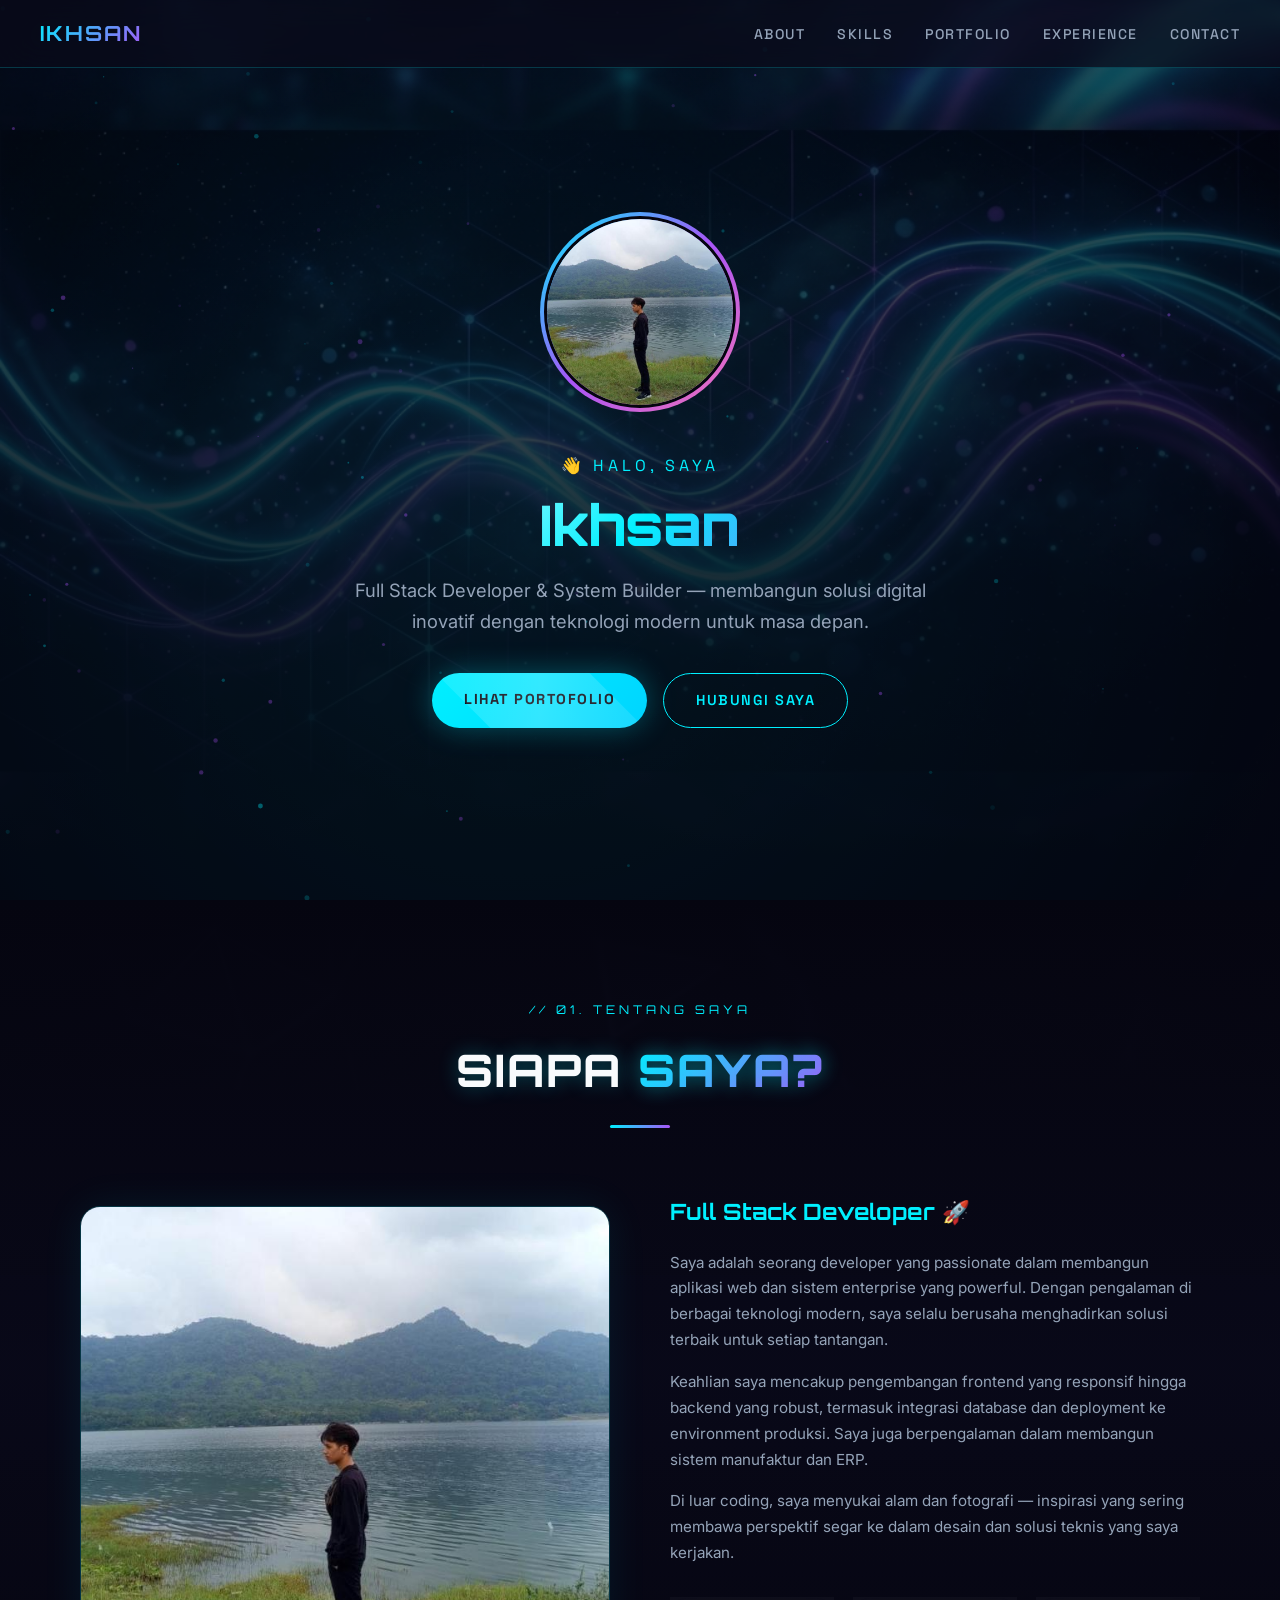
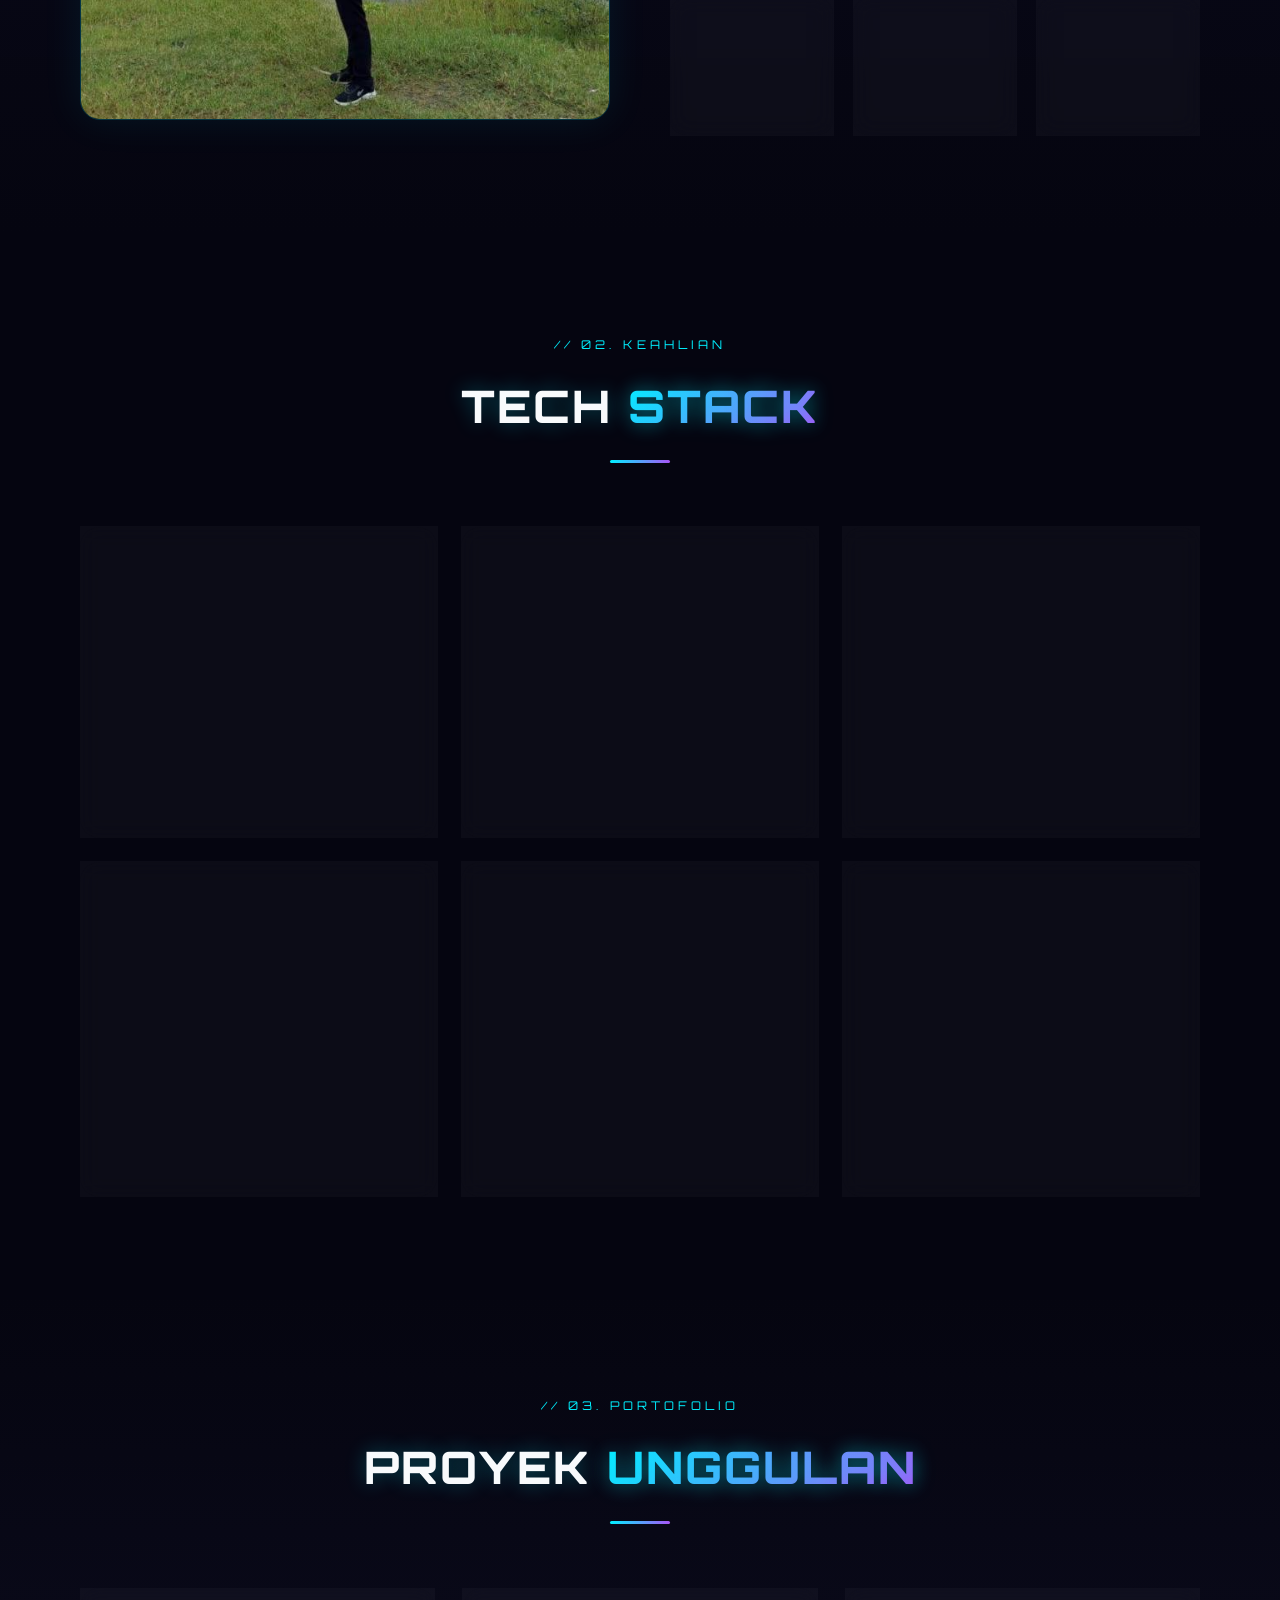
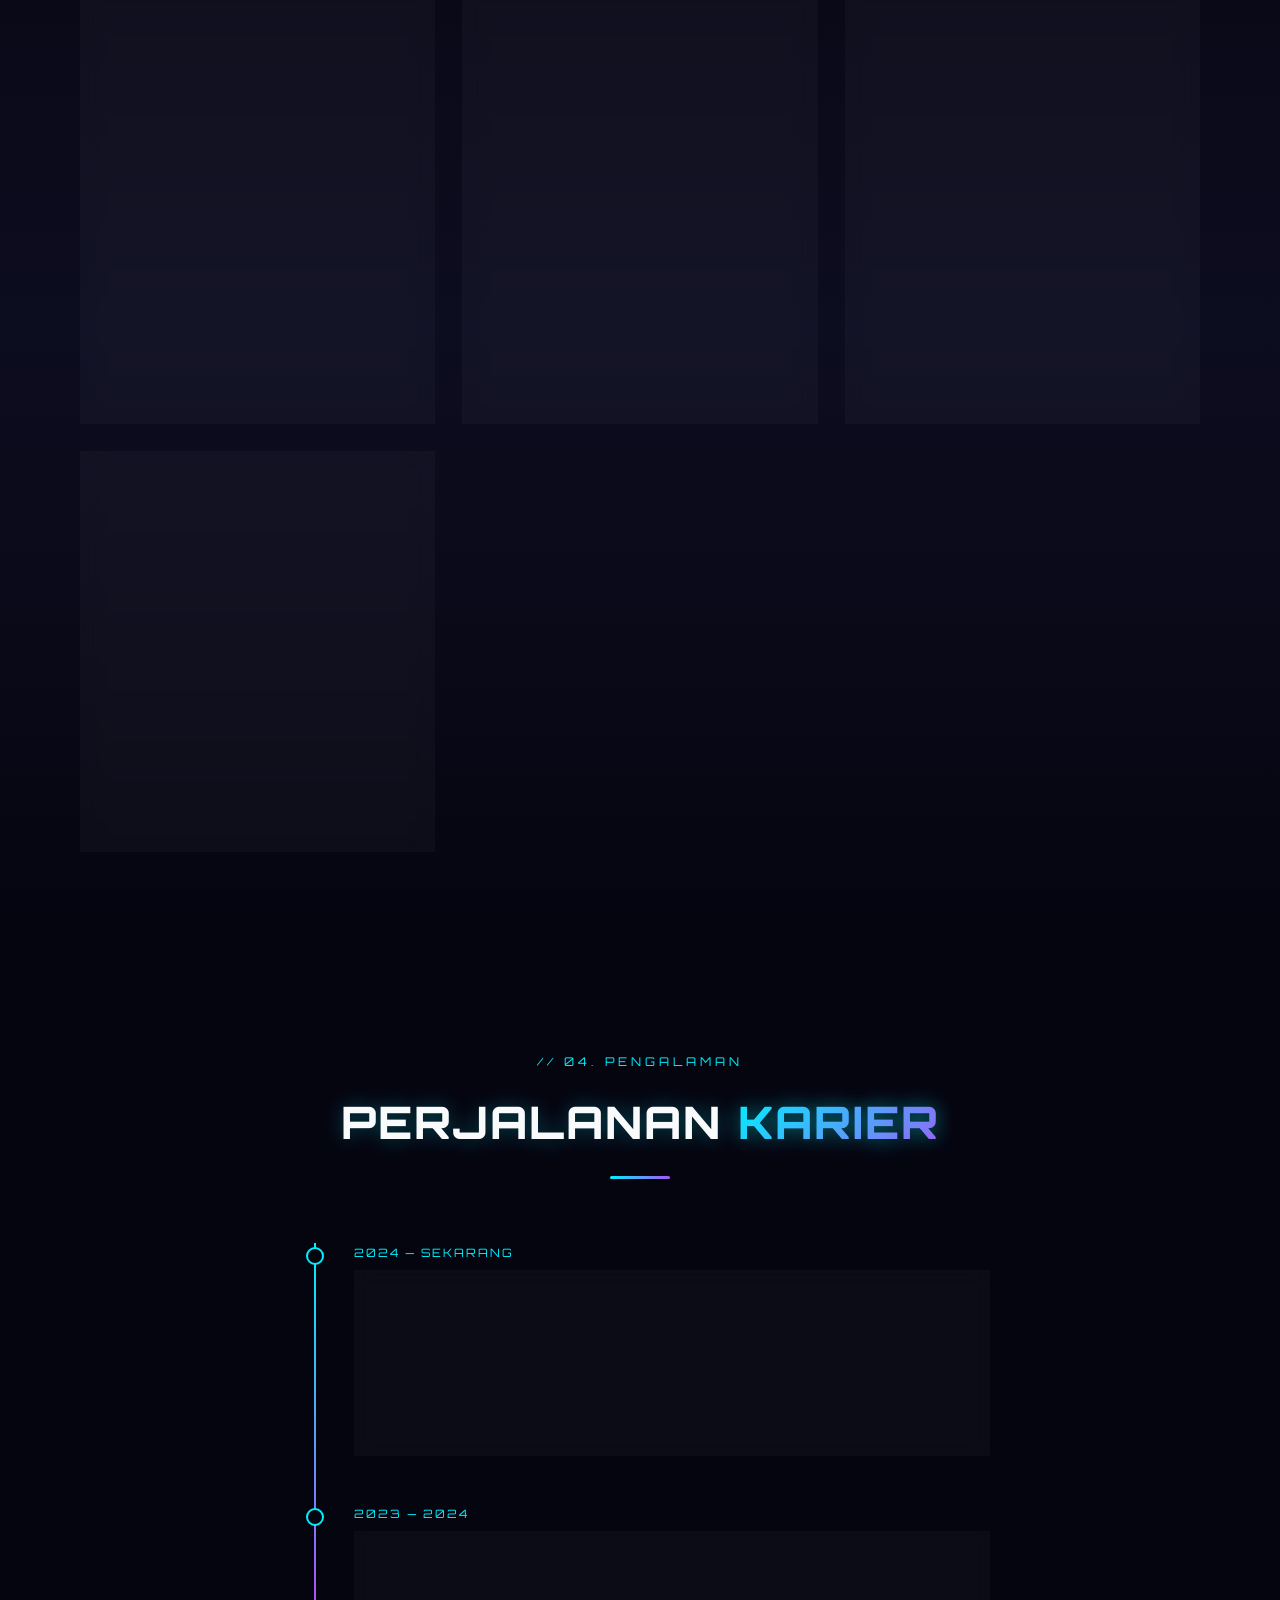
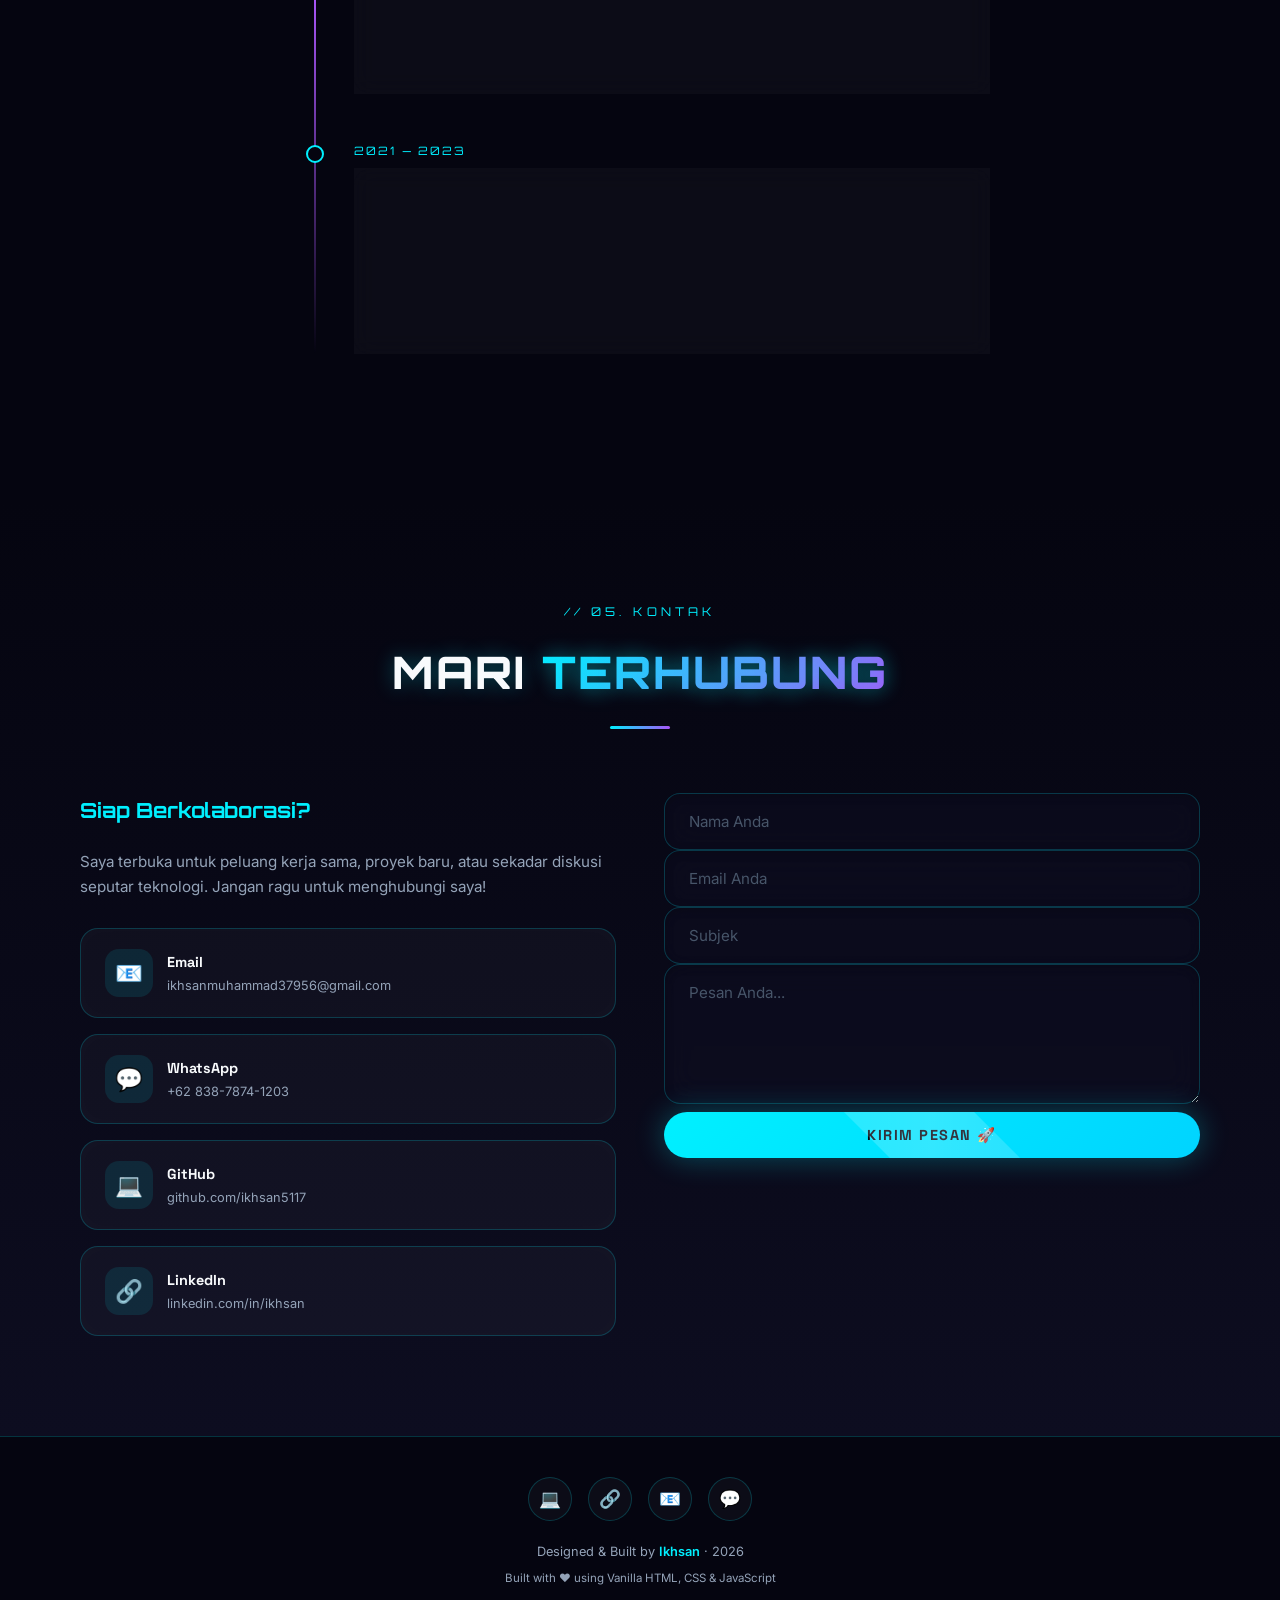
<file: index.html>
<!DOCTYPE html>
<html lang="id">
<head>
  <meta charset="UTF-8" />
  <meta name="viewport" content="width=device-width, initial-scale=1.0" />
  <title>Ikhsan — Full Stack Developer</title>
  <meta name="description" content="Portfolio website Ikhsan — Full Stack Developer yang berpengalaman dalam membangun aplikasi web modern dan sistem enterprise." />
  <meta property="og:title" content="Ikhsan — Full Stack Developer" />
  <meta property="og:description" content="Portfolio & Profile Website" />
  <link rel="stylesheet" href="style.css" />
</head>
<body>

<canvas id="particles-canvas"></canvas>

<!-- NAVBAR -->
<nav class="navbar" id="navbar">
  <a href="#hero" class="nav-logo">IKH<span style="color:#a855f7">SAN</span></a>
  <ul class="nav-links" id="navLinks">
    <li><a href="#about" id="nav-about">About</a></li>
    <li><a href="#skills" id="nav-skills">Skills</a></li>
    <li><a href="#portfolio" id="nav-portfolio">Portfolio</a></li>
    <li><a href="#experience" id="nav-exp">Experience</a></li>
    <li><a href="#contact" id="nav-contact">Contact</a></li>
  </ul>
  <div class="hamburger" id="hamburger" aria-label="Toggle Menu">
    <span></span><span></span><span></span>
  </div>
</nav>

<!-- HERO -->
<section class="hero" id="hero">
  <div class="hero-bg"></div>
  <div class="hero-content">
    <div class="hero-photo-wrapper">
      <img src="assets/profile-photo.png" alt="Foto Profil Ikhsan" class="hero-photo" id="hero-photo" />
    </div>
    <p class="hero-greeting">👋 Halo, Saya</p>
    <h1 class="hero-name">Ikhsan</h1>
    <p class="hero-tagline">
      Full Stack Developer &amp; System Builder — membangun solusi digital inovatif dengan teknologi modern untuk masa depan.
    </p>
    <div class="hero-cta">
      <a href="#portfolio" class="btn btn-primary" id="btn-portfolio">Lihat Portofolio</a>
      <a href="#contact" class="btn btn-outline" id="btn-contact">Hubungi Saya</a>
    </div>
  </div>
</section>

<!-- ABOUT -->
<section id="about" style="position:relative;z-index:1;background: url('assets/about-bg.png') center/cover no-repeat; background-attachment:fixed;">
  <div style="background: linear-gradient(0deg, var(--bg-dark) 0%, rgba(10,10,26,0.85) 50%, var(--bg-dark) 100%);">
    <div class="section">
      <div class="section-header reveal">
        <p class="section-label">// 01. Tentang Saya</p>
        <h2 class="section-title">Siapa <span style="color:var(--primary)">Saya?</span></h2>
        <div class="section-line"></div>
      </div>
      <div class="about-grid">
        <div class="about-image-wrapper reveal">
          <img src="assets/profile-photo.png" alt="Ikhsan - Full Stack Developer" class="about-image" />
        </div>
        <div class="about-text reveal">
          <h3>Full Stack Developer 🚀</h3>
          <p>
            Saya adalah seorang developer yang passionate dalam membangun aplikasi web dan sistem enterprise yang powerful. Dengan pengalaman di berbagai teknologi modern, saya selalu berusaha menghadirkan solusi terbaik untuk setiap tantangan.
          </p>
          <p>
            Keahlian saya mencakup pengembangan frontend yang responsif hingga backend yang robust, termasuk integrasi database dan deployment ke environment produksi. Saya juga berpengalaman dalam membangun sistem manufaktur dan ERP.
          </p>
          <p>
            Di luar coding, saya menyukai alam dan fotografi — inspirasi yang sering membawa perspektif segar ke dalam desain dan solusi teknis yang saya kerjakan.
          </p>
          <div class="about-stats">
            <div class="stat-card">
              <div class="stat-number">3+</div>
              <div class="stat-label">Tahun Pengalaman</div>
            </div>
            <div class="stat-card">
              <div class="stat-number">20+</div>
              <div class="stat-label">Proyek Selesai</div>
            </div>
            <div class="stat-card">
              <div class="stat-number">10+</div>
              <div class="stat-label">Klien Puas</div>
            </div>
          </div>
        </div>
      </div>
    </div>
  </div>
</section>

<!-- SKILLS -->
<section id="skills">
  <div class="section">
    <div class="section-header reveal">
      <p class="section-label">// 02. Keahlian</p>
      <h2 class="section-title">Tech <span style="color:var(--primary)">Stack</span></h2>
      <div class="section-line"></div>
    </div>
    <div class="skills-grid">
      <div class="skill-card reveal">
        <div class="skill-icon">🌐</div>
        <h3>Frontend Development</h3>
        <p>Membangun UI/UX yang responsif, modern, dan interaktif dengan performa tinggi.</p>
        <div class="skill-tags">
          <span class="skill-tag">HTML5</span>
          <span class="skill-tag">CSS3</span>
          <span class="skill-tag">JavaScript</span>
          <span class="skill-tag">Razor Views</span>
        </div>
      </div>
      <div class="skill-card reveal">
        <div class="skill-icon">⚙️</div>
        <h3>Backend Development</h3>
        <p>Merancang arsitektur server-side yang scalable dan API yang efisien.</p>
        <div class="skill-tags">
          <span class="skill-tag">ASP.NET Core</span>
          <span class="skill-tag">C#</span>
          <span class="skill-tag">Entity Framework</span>
          <span class="skill-tag">REST API</span>
        </div>
      </div>
      <div class="skill-card reveal">
        <div class="skill-icon">🗄️</div>
        <h3>Database & Cloud</h3>
        <p>Mengelola dan mengoptimasi database relasional untuk kebutuhan enterprise.</p>
        <div class="skill-tags">
          <span class="skill-tag">SQL Server</span>
          <span class="skill-tag">MySQL</span>
          <span class="skill-tag">LINQ</span>
          <span class="skill-tag">IIS Deploy</span>
        </div>
      </div>
      <div class="skill-card reveal">
        <div class="skill-icon">🏭</div>
        <h3>Enterprise Systems</h3>
        <p>Membangun sistem produksi, ERP, dan dashboard monitoring untuk industri manufaktur.</p>
        <div class="skill-tags">
          <span class="skill-tag">MES</span>
          <span class="skill-tag">SPS System</span>
          <span class="skill-tag">Reporting</span>
          <span class="skill-tag">Dashboard</span>
        </div>
      </div>
      <div class="skill-card reveal">
        <div class="skill-icon">🎨</div>
        <h3>UI/UX Design</h3>
        <p>Merancang antarmuka yang intuitif dengan estetika modern dan user-centered design.</p>
        <div class="skill-tags">
          <span class="skill-tag">Figma</span>
          <span class="skill-tag">Glassmorphism</span>
          <span class="skill-tag">Dark Mode</span>
          <span class="skill-tag">Responsive</span>
        </div>
      </div>
      <div class="skill-card reveal">
        <div class="skill-icon">🔧</div>
        <h3>Tools & DevOps</h3>
        <p>Menguasai berbagai tools pengembangan dan workflow deployment modern.</p>
        <div class="skill-tags">
          <span class="skill-tag">Git</span>
          <span class="skill-tag">Visual Studio</span>
          <span class="skill-tag">VS Code</span>
          <span class="skill-tag">PowerShell</span>
        </div>
      </div>
    </div>
  </div>
</section>

<!-- PORTFOLIO -->
<section id="portfolio" style="position:relative;z-index:1;background: linear-gradient(180deg, var(--bg-dark) 0%, #0d0d20 50%, var(--bg-dark) 100%);">
  <div class="section">
    <div class="section-header reveal">
      <p class="section-label">// 03. Portofolio</p>
      <h2 class="section-title">Proyek <span style="color:var(--primary)">Unggulan</span></h2>
      <div class="section-line"></div>
    </div>
    <div class="portfolio-grid">
      <div class="portfolio-card reveal">
        <div class="portfolio-thumb" style="background: linear-gradient(135deg, #0d1b2a 0%, #1b2838 100%);">
          <div class="portfolio-thumb-overlay"></div>
          <div class="portfolio-thumb-icon">🏭</div>
        </div>
        <div class="portfolio-info">
          <h3>Velasto Production System</h3>
          <p>Sistem monitoring produksi manufaktur real-time dengan input dimensi, laporan SPS, dan integrasi Bluetooth alat ukur.</p>
          <div class="portfolio-tech">
            <span>ASP.NET Core</span><span>SQL Server</span><span>C#</span><span>JavaScript</span>
          </div>
        </div>
      </div>
      <div class="portfolio-card reveal">
        <div class="portfolio-thumb" style="background: linear-gradient(135deg, #1a0d2e 0%, #2d1b4e 100%);">
          <div class="portfolio-thumb-overlay"></div>
          <div class="portfolio-thumb-icon">📊</div>
        </div>
        <div class="portfolio-info">
          <h3>SPS Master Dashboard</h3>
          <p>Dashboard interaktif untuk manajemen SPS Masterlist dengan fitur pencarian real-time, filter multi-kategori, dan export laporan.</p>
          <div class="portfolio-tech">
            <span>Razor Pages</span><span>Entity Framework</span><span>IIS</span>
          </div>
        </div>
      </div>
      <div class="portfolio-card reveal">
        <div class="portfolio-thumb" style="background: linear-gradient(135deg, #0d2a1b 0%, #1b4e2d 100%);">
          <div class="portfolio-thumb-overlay"></div>
          <div class="portfolio-thumb-icon">📱</div>
        </div>
        <div class="portfolio-info">
          <h3>Tablet Production HUD</h3>
          <p>Interface produksi berbasis tablet dengan layout A4, auto-save localStorage, dan validasi parameter dimensi secara real-time.</p>
          <div class="portfolio-tech">
            <span>Responsive UI</span><span>LocalStorage</span><span>CSS3</span>
          </div>
        </div>
      </div>
      <div class="portfolio-card reveal">
        <div class="portfolio-thumb" style="background: linear-gradient(135deg, #2a1a0d 0%, #4e2d1b 100%);">
          <div class="portfolio-thumb-overlay"></div>
          <div class="portfolio-thumb-icon">🔧</div>
        </div>
        <div class="portfolio-info">
          <h3>Enterprise ERP Module</h3>
          <p>Modul ERP terintegrasi untuk manajemen data produksi, shift, dan perencanaan dengan sinkronisasi multi-user.</p>
          <div class="portfolio-tech">
            <span>ASP.NET MVC</span><span>LINQ</span><span>SQL Server</span>
          </div>
        </div>
      </div>
    </div>
  </div>
</section>

<!-- EXPERIENCE -->
<section id="experience">
  <div class="section">
    <div class="section-header reveal">
      <p class="section-label">// 04. Pengalaman</p>
      <h2 class="section-title">Perjalanan <span style="color:var(--primary)">Karier</span></h2>
      <div class="section-line"></div>
    </div>
    <div class="timeline">
      <div class="timeline-item reveal">
        <div class="timeline-dot"></div>
        <div class="timeline-date">2024 — Sekarang</div>
        <div class="timeline-card">
          <h3>Full Stack Developer</h3>
          <h4>PT. Velasto Indonesia</h4>
          <p>Mengembangkan dan memelihara sistem produksi manufaktur berbasis ASP.NET Core. Membangun modul SPS, input dimensi, laporan produksi, dan sistem monitoring real-time yang digunakan di lantai pabrik.</p>
        </div>
      </div>
      <div class="timeline-item reveal">
        <div class="timeline-dot"></div>
        <div class="timeline-date">2023 — 2024</div>
        <div class="timeline-card">
          <h3>Web Developer</h3>
          <h4>Freelance & Project Based</h4>
          <p>Mengerjakan berbagai proyek web development untuk klien lokal, mulai dari company profile, e-commerce sederhana, hingga sistem manajemen internal perusahaan.</p>
        </div>
      </div>
      <div class="timeline-item reveal">
        <div class="timeline-dot"></div>
        <div class="timeline-date">2021 — 2023</div>
        <div class="timeline-card">
          <h3>Junior Developer & Intern</h3>
          <h4>Belajar & Berkembang</h4>
          <p>Memulai perjalanan di dunia programming, mempelajari dasar-dasar web development, database design, dan mulai terlibat dalam proyek-proyek kecil sambil mengembangkan portofolio.</p>
        </div>
      </div>
    </div>
  </div>
</section>

<!-- CONTACT -->
<section id="contact" style="position:relative;z-index:1;background:linear-gradient(180deg, var(--bg-dark) 0%, #0d0d20 100%);">
  <div class="section">
    <div class="section-header reveal">
      <p class="section-label">// 05. Kontak</p>
      <h2 class="section-title">Mari <span style="color:var(--primary)">Terhubung</span></h2>
      <div class="section-line"></div>
    </div>
    <div class="contact-wrapper">
      <div class="contact-info reveal">
        <h3>Siap Berkolaborasi?</h3>
        <p>Saya terbuka untuk peluang kerja sama, proyek baru, atau sekadar diskusi seputar teknologi. Jangan ragu untuk menghubungi saya!</p>
        <div class="contact-links">
          <a class="contact-link" href="mailto:ikhsanmuhammad37956@gmail.com" id="link-email">
            <div class="contact-link-icon">📧</div>
            <div class="contact-link-text">
              <h4>Email</h4>
              <p>ikhsanmuhammad37956@gmail.com</p>
            </div>
          </a>
          <a class="contact-link" href="https://wa.me/6283878741203" id="link-wa" target="_blank" rel="noopener">
            <div class="contact-link-icon">💬</div>
            <div class="contact-link-text">
              <h4>WhatsApp</h4>
              <p>+62 838-7874-1203</p>
            </div>
          </a>
          <a class="contact-link" href="https://github.com/ikhsan5117" id="link-github" target="_blank" rel="noopener">
            <div class="contact-link-icon">💻</div>
            <div class="contact-link-text">
              <h4>GitHub</h4>
              <p>github.com/ikhsan5117</p>
            </div>
          </a>
          <a class="contact-link" href="https://linkedin.com/in/ikhsan" id="link-linkedin" target="_blank" rel="noopener">
            <div class="contact-link-icon">🔗</div>
            <div class="contact-link-text">
              <h4>LinkedIn</h4>
              <p>linkedin.com/in/ikhsan</p>
            </div>
          </a>
        </div>
      </div>
      <div class="contact-form reveal">
        <form id="contact-form" action="https://formspree.io/f/mlgzrzlq" method="POST" onsubmit="handleSubmit(event)">
          <div class="form-group">
            <input type="text" name="name" id="form-name" placeholder="Nama Anda" required autocomplete="name" />
          </div>
          <div class="form-group">
            <input type="email" name="email" id="form-email" placeholder="Email Anda" required autocomplete="email" />
          </div>
          <div class="form-group">
            <input type="text" name="subject" id="form-subject" placeholder="Subjek" required />
          </div>
          <div class="form-group">
            <textarea name="message" id="form-message" placeholder="Pesan Anda..." required></textarea>
          </div>
          <button type="submit" class="btn btn-primary" id="btn-send" style="width:100%">
            Kirim Pesan 🚀
          </button>
        </form>
        <div id="form-success" style="display:none;text-align:center;padding:32px;">
          <div style="font-size:3rem;margin-bottom:16px">✅</div>
          <h3 style="font-family:var(--font-display);color:var(--primary);margin-bottom:8px">Pesan Terkirim!</h3>
          <p style="color:var(--text-secondary)">Terima kasih! Saya akan segera merespons pesan Anda.</p>
        </div>
      </div>
    </div>
  </div>
</section>

<!-- FOOTER -->
<footer class="footer">
  <div class="footer-socials">
    <a href="https://github.com/ikhsan5117" id="footer-github" target="_blank" rel="noopener" title="GitHub">💻</a>
    <a href="https://linkedin.com/in/ikhsan" id="footer-linkedin" target="_blank" rel="noopener" title="LinkedIn">🔗</a>
    <a href="mailto:ikhsanmuhammad37956@gmail.com" id="footer-email" title="Email">📧</a>
    <a href="https://wa.me/6283878741203" target="_blank" rel="noopener" title="WhatsApp">💬</a>
  </div>
  <p>Designed & Built by <span style="color:var(--primary);font-weight:600">Ikhsan</span> · 2026</p>
  <p style="margin-top:6px;font-size:0.72rem;">Built with ❤️ using Vanilla HTML, CSS &amp; JavaScript</p>
</footer>

<script src="main.js"></script>
</body>
</html>
</file>
<file: style.css>
/* ===== IMPORTS ===== */
@import url('https://fonts.googleapis.com/css2?family=Orbitron:wght@400;500;600;700;800;900&family=Inter:wght@300;400;500;600;700&family=Space+Grotesk:wght@300;400;500;600;700&display=swap');

/* ===== CSS VARIABLES ===== */
:root {
  --primary: #00f0ff;
  --primary-rgb: 0, 240, 255;
  --secondary: #a855f7;
  --secondary-rgb: 168, 85, 247;
  --accent: #f472b6;
  --bg-dark: #050510;
  --bg-card: rgba(15, 15, 35, 0.4);
  --bg-glass: rgba(255, 255, 255, 0.03);
  --text-primary: #f8fafc;
  --text-secondary: #94a3b8;
  --border-glow: rgba(0, 240, 255, 0.2);
  --font-display: 'Orbitron', sans-serif;
  --font-body: 'Inter', sans-serif;
  --font-alt: 'Space Grotesk', sans-serif;
  --nebula-1: rgba(0, 240, 255, 0.1);
  --nebula-2: rgba(168, 85, 247, 0.1);
}

/* ===== MESH GRADIENT ANIMATION ===== */
@keyframes meshGradient {
  0% { background-position: 0% 50%; }
  50% { background-position: 100% 50%; }
  100% { background-position: 0% 50%; }
}

body::before {
  content: ''; position: fixed; inset: 0;
  background: 
    radial-gradient(circle at 20% 30%, var(--nebula-1) 0%, transparent 40%),
    radial-gradient(circle at 80% 70%, var(--nebula-2) 0%, transparent 40%);
  z-index: -1; animation: meshGradient 15s ease infinite alternate;
  background-size: 200% 200%;
}

/* ===== RESET & BASE ===== */
*, *::before, *::after { margin: 0; padding: 0; box-sizing: border-box; }
html { scroll-behavior: smooth; scroll-padding-top: 80px; }
body {
  font-family: var(--font-body);
  background: var(--bg-dark);
  color: var(--text-primary);
  overflow-x: hidden;
  line-height: 1.7;
}
a { text-decoration: none; color: inherit; }
img { max-width: 100%; display: block; }
ul { list-style: none; }

/* ===== SCROLLBAR ===== */
::-webkit-scrollbar { width: 6px; }
::-webkit-scrollbar-track { background: #0d0d20; }
::-webkit-scrollbar-thumb { background: var(--primary); border-radius: 3px; }

/* ===== ANIMATED BACKGROUND PARTICLES ===== */
#particles-canvas {
  position: fixed; top: 0; left: 0; width: 100%; height: 100%;
  z-index: 0; pointer-events: none;
}

/* ===== NAVBAR ===== */
.navbar {
  position: fixed; top: 0; left: 0; right: 0; z-index: 1000;
  padding: 16px 40px;
  display: flex; justify-content: space-between; align-items: center;
  background: rgba(10, 10, 26, 0.7);
  backdrop-filter: blur(20px);
  border-bottom: 1px solid var(--border-glow);
  transition: all 0.4s ease;
}
.navbar.scrolled { padding: 10px 40px; background: rgba(10, 10, 26, 0.92); }
.nav-logo {
  font-family: var(--font-display); font-size: 1.3rem; font-weight: 700;
  background: linear-gradient(135deg, var(--primary), var(--secondary));
  -webkit-background-clip: text; -webkit-text-fill-color: transparent;
  letter-spacing: 2px;
}
.nav-links { display: flex; gap: 32px; align-items: center; }
.nav-links a {
  font-family: var(--font-alt); font-size: 0.88rem; font-weight: 500;
  color: var(--text-secondary); text-transform: uppercase; letter-spacing: 1.5px;
  position: relative; padding: 4px 0; transition: color 0.3s;
}
.nav-links a::after {
  content: ''; position: absolute; bottom: -2px; left: 0; width: 0; height: 2px;
  background: var(--primary); transition: width 0.3s; box-shadow: 0 0 8px var(--primary);
}
.nav-links a:hover { color: var(--primary); }
.nav-links a:hover::after { width: 100%; }

.hamburger { display: none; flex-direction: column; gap: 5px; cursor: pointer; z-index: 1001; }
.hamburger span { width: 28px; height: 2px; background: var(--primary); transition: 0.3s; }

/* ===== HERO SECTION ===== */
.hero {
  position: relative; min-height: 100vh; display: flex; align-items: center;
  justify-content: center; padding: 120px 40px 80px; overflow: hidden;
}
.hero-bg {
  position: absolute; inset: 0;
  background: url('assets/hero-bg.png') center/cover no-repeat;
  opacity: 0.35; z-index: 0;
}
.hero-bg::after {
  content: ''; position: absolute; inset: 0;
  background: linear-gradient(180deg, transparent 0%, var(--bg-dark) 95%);
}
.hero-content {
  position: relative; z-index: 2; text-align: center;
  max-width: 900px; animation: fadeInUp 1s ease-out;
}
.hero-photo-wrapper {
  width: 200px; height: 200px; margin: 0 auto 40px; position: relative;
  border-radius: 50%; padding: 4px;
  background: linear-gradient(135deg, var(--primary), var(--secondary), var(--accent));
  animation: rotateGlow 4s linear infinite;
}
.hero-photo-wrapper::before {
  content: ''; position: absolute; inset: -8px; border-radius: 50%;
  border: 1px solid var(--primary-dim);
  animation: pulseRing 2s ease-in-out infinite;
}
.hero-photo {
  width: 100%; height: 100%; border-radius: 50%; object-fit: cover;
  border: 3px solid var(--bg-dark);
}
.hero-greeting {
  font-family: var(--font-alt); font-size: 1rem; color: var(--primary);
  text-transform: uppercase; letter-spacing: 4px; margin-bottom: 12px;
}
.hero-name {
  font-family: var(--font-display); font-size: clamp(2rem, 5vw, 3.5rem);
  font-weight: 800; line-height: 1.2; margin-bottom: 16px;
  background: linear-gradient(135deg, #fff 0%, var(--primary) 50%, var(--secondary) 100%);
  -webkit-background-clip: text; -webkit-text-fill-color: transparent;
}
.hero-tagline {
  font-size: 1.15rem; color: var(--text-secondary); margin-bottom: 36px;
  max-width: 600px; margin-left: auto; margin-right: auto;
}
.hero-cta { display: flex; gap: 16px; justify-content: center; flex-wrap: wrap; }
.btn {
  font-family: var(--font-alt); font-size: 0.9rem; font-weight: 600;
  padding: 14px 32px; border-radius: 50px; cursor: pointer;
  text-transform: uppercase; letter-spacing: 1.5px; transition: all 0.3s;
  border: none; position: relative; overflow: hidden;
}
.btn-primary {
  background: linear-gradient(135deg, var(--primary), #0088ff);
  color: #0a0a1a; box-shadow: 0 0 30px var(--primary-dim);
}
.btn-primary:hover { transform: translateY(-3px); box-shadow: 0 0 50px var(--primary-dim); }
.btn-outline {
  background: transparent; color: var(--primary);
  border: 1px solid var(--primary); box-shadow: 0 0 15px var(--primary-dim);
}
.btn-outline:hover {
  background: var(--primary-dim); transform: translateY(-3px);
  box-shadow: 0 0 30px var(--primary-dim);
}

/* ===== SECTION BASE ===== */
.section {
  position: relative; z-index: 1; padding: 100px 40px; max-width: 1200px; margin: 0 auto;
}
.section-header { text-align: center; margin-bottom: 64px; }
.section-label {
  font-family: var(--font-display); font-size: 0.75rem; color: var(--primary);
  text-transform: uppercase; letter-spacing: 4px; margin-bottom: 12px;
}
.section-title {
  font-family: var(--font-display); font-size: clamp(1.8rem, 4vw, 2.8rem);
  font-weight: 800; margin-bottom: 16px;
  text-transform: uppercase; letter-spacing: 2px;
  text-shadow: 0 0 20px rgba(0, 240, 255, 0.3);
}
.section-title span {
  background: linear-gradient(135deg, var(--primary), var(--secondary));
  -webkit-background-clip: text; -webkit-text-fill-color: transparent;
  filter: drop-shadow(0 0 10px rgba(0, 240, 255, 0.2));
}
.section-line {
  width: 60px; height: 3px; margin: 0 auto;
  background: linear-gradient(90deg, var(--primary), var(--secondary));
  border-radius: 2px; box-shadow: 0 0 12px var(--primary-dim);
}

/* ===== ABOUT ===== */
.about-grid {
  display: grid; grid-template-columns: 1fr 1fr; gap: 60px; align-items: center;
}
.about-image-wrapper { position: relative; }
.about-image {
  width: 100%; border-radius: 20px;
  border: 1px solid var(--border-glow);
  box-shadow: 0 0 40px rgba(0, 240, 255, 0.08);
}
.about-image-wrapper::before {
  content: ''; position: absolute; inset: -4px; border-radius: 22px;
  background: linear-gradient(135deg, var(--primary-dim), var(--secondary-dim));
  z-index: -1;
}
.about-text h3 {
  font-family: var(--font-display); font-size: 1.4rem; margin-bottom: 20px;
  color: var(--primary);
}
.about-text p { color: var(--text-secondary); margin-bottom: 16px; font-size: 0.95rem; }
.about-stats {
  display: grid; grid-template-columns: repeat(3, 1fr); gap: 20px; margin-top: 32px;
}
.stat-card {
  text-align: center; padding: 20px; border-radius: 16px;
  background: var(--bg-glass); border: 1px solid var(--border-glow);
  backdrop-filter: blur(10px); transition: transform 0.3s, box-shadow 0.3s;
}
.stat-card:hover {
  transform: translateY(-4px);
  box-shadow: 0 8px 30px var(--primary-dim);
}
.stat-number {
  font-family: var(--font-display); font-size: 1.8rem; font-weight: 700;
  background: linear-gradient(135deg, var(--primary), var(--secondary));
  -webkit-background-clip: text; -webkit-text-fill-color: transparent;
}
.stat-label { font-size: 0.78rem; color: var(--text-secondary); margin-top: 4px; text-transform: uppercase; letter-spacing: 1px; }

/* ===== SKILLS ===== */
.skills-grid {
  display: grid; grid-template-columns: repeat(auto-fit, minmax(280px, 1fr)); gap: 24px;
}
.skill-card {
  padding: 32px; border-radius: 20px;
  background: var(--bg-glass); border: 1px solid var(--border-glow);
  backdrop-filter: blur(10px); transition: all 0.4s;
  position: relative; overflow: hidden;
}
.skill-card::before {
  content: ''; position: absolute; top: 0; left: 0; right: 0; height: 3px;
  background: linear-gradient(90deg, var(--primary), var(--secondary));
  transform: scaleX(0); transition: transform 0.4s; transform-origin: left;
}
.skill-card:hover::before { transform: scaleX(1); }
.skill-card:hover { transform: translateY(-6px); box-shadow: 0 12px 40px var(--primary-dim); }
.skill-icon {
  font-size: 2.2rem; margin-bottom: 16px;
  width: 56px; height: 56px; display: flex; align-items: center; justify-content: center;
  border-radius: 14px; background: var(--primary-dim);
}
.skill-card h3 {
  font-family: var(--font-alt); font-size: 1.1rem; font-weight: 600; margin-bottom: 12px;
}
.skill-card p { font-size: 0.88rem; color: var(--text-secondary); }
.skill-tags { display: flex; flex-wrap: wrap; gap: 8px; margin-top: 16px; }
.skill-tag {
  padding: 4px 12px; border-radius: 20px; font-size: 0.72rem;
  background: var(--primary-dim); color: var(--primary);
  border: 1px solid rgba(0, 240, 255, 0.15); font-family: var(--font-alt);
}

/* ===== PORTFOLIO ===== */
.portfolio-grid {
  display: grid; grid-template-columns: repeat(auto-fit, minmax(340px, 1fr)); gap: 28px;
}
.portfolio-card {
  border-radius: 20px; overflow: hidden;
  background: var(--bg-glass); border: 1px solid var(--border-glow);
  backdrop-filter: blur(10px); transition: all 0.4s; position: relative;
}
.portfolio-card:hover { transform: translateY(-8px); box-shadow: 0 16px 50px var(--primary-dim); }
.portfolio-thumb {
  height: 200px; overflow: hidden; position: relative;
  background: linear-gradient(135deg, #0d1b2a, #1b2838);
}
.portfolio-thumb-overlay {
  position: absolute; inset: 0;
  background: linear-gradient(180deg, transparent 50%, rgba(10,10,26,0.9));
}
.portfolio-thumb-icon {
  position: absolute; top: 50%; left: 50%; transform: translate(-50%, -50%);
  font-size: 3rem; opacity: 0.3;
}
.portfolio-info { padding: 24px; }
.portfolio-info h3 { font-family: var(--font-alt); font-size: 1.1rem; margin-bottom: 8px; }
.portfolio-info p { font-size: 0.85rem; color: var(--text-secondary); margin-bottom: 16px; }
.portfolio-tech { display: flex; gap: 8px; flex-wrap: wrap; }
.portfolio-tech span {
  padding: 3px 10px; border-radius: 12px; font-size: 0.7rem;
  background: var(--secondary-dim); color: var(--secondary);
  border: 1px solid rgba(168, 85, 247, 0.15);
}

/* ===== EXPERIENCE TIMELINE ===== */
.timeline { position: relative; max-width: 700px; margin: 0 auto; }
.timeline::before {
  content: ''; position: absolute; left: 24px; top: 0; bottom: 0;
  width: 2px; background: linear-gradient(180deg, var(--primary), var(--secondary), transparent);
}
.timeline-item { position: relative; padding-left: 64px; margin-bottom: 48px; }
.timeline-dot {
  position: absolute; left: 16px; top: 4px; width: 18px; height: 18px;
  border-radius: 50%; background: var(--bg-dark);
  border: 2px solid var(--primary); box-shadow: 0 0 15px var(--primary-dim);
}
.timeline-item:hover .timeline-dot { background: var(--primary); box-shadow: 0 0 25px var(--primary); }
.timeline-date {
  font-family: var(--font-display); font-size: 0.72rem; color: var(--primary);
  text-transform: uppercase; letter-spacing: 2px; margin-bottom: 8px;
}
.timeline-card {
  padding: 24px; border-radius: 16px;
  background: var(--bg-glass); border: 1px solid var(--border-glow);
  backdrop-filter: blur(10px); transition: all 0.3s;
}
.timeline-card:hover { border-color: var(--primary); box-shadow: 0 8px 30px var(--primary-dim); }
.timeline-card h3 { font-family: var(--font-alt); font-size: 1.05rem; margin-bottom: 4px; }
.timeline-card h4 { font-size: 0.85rem; color: var(--secondary); margin-bottom: 10px; font-weight: 400; }
.timeline-card p { font-size: 0.85rem; color: var(--text-secondary); }

/* ===== CONTACT ===== */
.contact-wrapper {
  display: grid; grid-template-columns: 1fr 1fr; gap: 48px; align-items: start;
}
.contact-info h3 {
  font-family: var(--font-display); font-size: 1.3rem; margin-bottom: 20px;
  color: var(--primary);
}
.contact-info p { color: var(--text-secondary); margin-bottom: 28px; font-size: 0.95rem; }
.contact-links { display: flex; flex-direction: column; gap: 16px; }
.contact-link {
  display: flex; align-items: center; gap: 14px; padding: 20px 24px;
  border-radius: 18px; background: var(--bg-glass); border: 1px solid var(--border-glow);
  transition: all 0.4s cubic-bezier(0.175, 0.885, 0.32, 1.275); cursor: pointer;
  box-shadow: inset 0 0 20px rgba(255,255,255,0.02);
}
.contact-link:hover { 
  border-color: var(--primary); 
  transform: translateX(12px) scale(1.02); 
  box-shadow: 0 10px 30px rgba(0, 240, 255, 0.15), inset 0 0 15px rgba(0, 240, 255, 0.05);
}
.contact-link-icon {
  width: 48px; height: 48px; border-radius: 14px;
  background: rgba(0, 240, 255, 0.1); display: flex; align-items: center;
  justify-content: center; font-size: 1.4rem; flex-shrink: 0;
  transition: all 0.3s;
}
.contact-link:hover .contact-link-icon {
  background: var(--primary); color: #050510;
  box-shadow: 0 0 20px var(--primary);
}
.contact-link-text h4 { font-family: var(--font-alt); font-size: 0.9rem; }
.contact-link-text p { font-size: 0.8rem; color: var(--text-secondary); margin: 0; }

.contact-form { display: flex; flex-direction: column; gap: 16px; }
.form-group { position: relative; }
.form-group input, .form-group textarea {
  width: 100%; padding: 18px 24px; border-radius: 16px; font-size: 0.95rem;
  background: rgba(15, 15, 35, 0.5); border: 1px solid var(--border-glow);
  color: var(--text-primary); font-family: var(--font-body);
  transition: all 0.4s; outline: none;
  backdrop-filter: blur(15px);
  box-shadow: inset 0 2px 10px rgba(0,0,0,0.2);
}
.form-group input::placeholder, .form-group textarea::placeholder { color: #475569; }
.form-group input:focus, .form-group textarea:focus {
  border-color: var(--primary); 
  box-shadow: 0 0 25px rgba(0, 240, 255, 0.15), inset 0 0 10px rgba(0, 240, 255, 0.05);
  transform: translateY(-2px);
}
.btn-primary {
  background: linear-gradient(135deg, var(--primary), #00d4ff);
  color: #050510; font-weight: 800;
  box-shadow: 0 0 30px rgba(0, 240, 255, 0.3);
  position: relative; overflow: hidden;
}
.btn-primary::after {
  content: ''; position: absolute; top: -50%; left: -50%; width: 200%; height: 200%;
  background: linear-gradient(45deg, transparent, rgba(255,255,255,0.2), transparent);
  transform: rotate(45deg); transition: 0.5s; pointer-events: none;
}
.btn-primary:hover::after { left: 100%; }
.form-group textarea { min-height: 140px; resize: vertical; }

/* ===== FOOTER ===== */
.footer {
  position: relative; z-index: 1; text-align: center;
  padding: 40px; border-top: 1px solid var(--border-glow);
}
.footer-socials { display: flex; justify-content: center; gap: 16px; margin-bottom: 20px; }
.footer-socials a {
  width: 44px; height: 44px; border-radius: 50%; display: flex;
  align-items: center; justify-content: center;
  background: var(--bg-glass); border: 1px solid var(--border-glow);
  transition: all 0.3s; font-size: 1.1rem;
}
.footer-socials a:hover {
  background: var(--primary-dim); border-color: var(--primary);
  transform: translateY(-3px); box-shadow: 0 4px 15px var(--primary-dim);
}
.footer p { font-size: 0.8rem; color: var(--text-secondary); }

/* ===== ANIMATIONS ===== */
@keyframes fadeInUp {
  from { opacity: 0; transform: translateY(40px); }
  to { opacity: 1; transform: translateY(0); }
}
@keyframes rotateGlow {
  0% { filter: hue-rotate(0deg); }
  100% { filter: hue-rotate(360deg); }
}
@keyframes pulseRing {
  0%, 100% { opacity: 0.4; transform: scale(1); }
  50% { opacity: 0.8; transform: scale(1.08); }
}
@keyframes float {
  0%, 100% { transform: translateY(0); }
  50% { transform: translateY(-12px); }
}

.reveal { opacity: 0; transform: translateY(30px); transition: all 0.8s ease-out; }
.reveal.active { opacity: 1; transform: translateY(0); }

/* ===== RESPONSIVE ===== */
@media (max-width: 768px) {
  .navbar { padding: 14px 20px; }
  .nav-links {
    position: fixed; top: 0; right: -100%; width: 70%; height: 100vh;
    background: rgba(10, 10, 26, 0.96); backdrop-filter: blur(20px);
    flex-direction: column; justify-content: center; gap: 28px;
    transition: right 0.4s; padding: 40px;
  }
  .nav-links.active { right: 0; }
  .hamburger { display: flex; }
  .hero { padding: 100px 20px 60px; }
  .hero-photo-wrapper { width: 150px; height: 150px; }
  .section { padding: 60px 20px; }
  .about-grid { grid-template-columns: 1fr; gap: 32px; }
  .about-stats { grid-template-columns: repeat(3, 1fr); }
  .skills-grid { grid-template-columns: 1fr; }
  .portfolio-grid { grid-template-columns: 1fr; }
  .contact-wrapper { grid-template-columns: 1fr; }
  .timeline::before { left: 16px; }
  .timeline-item { padding-left: 50px; }
  .timeline-dot { left: 8px; }
}
</file>
